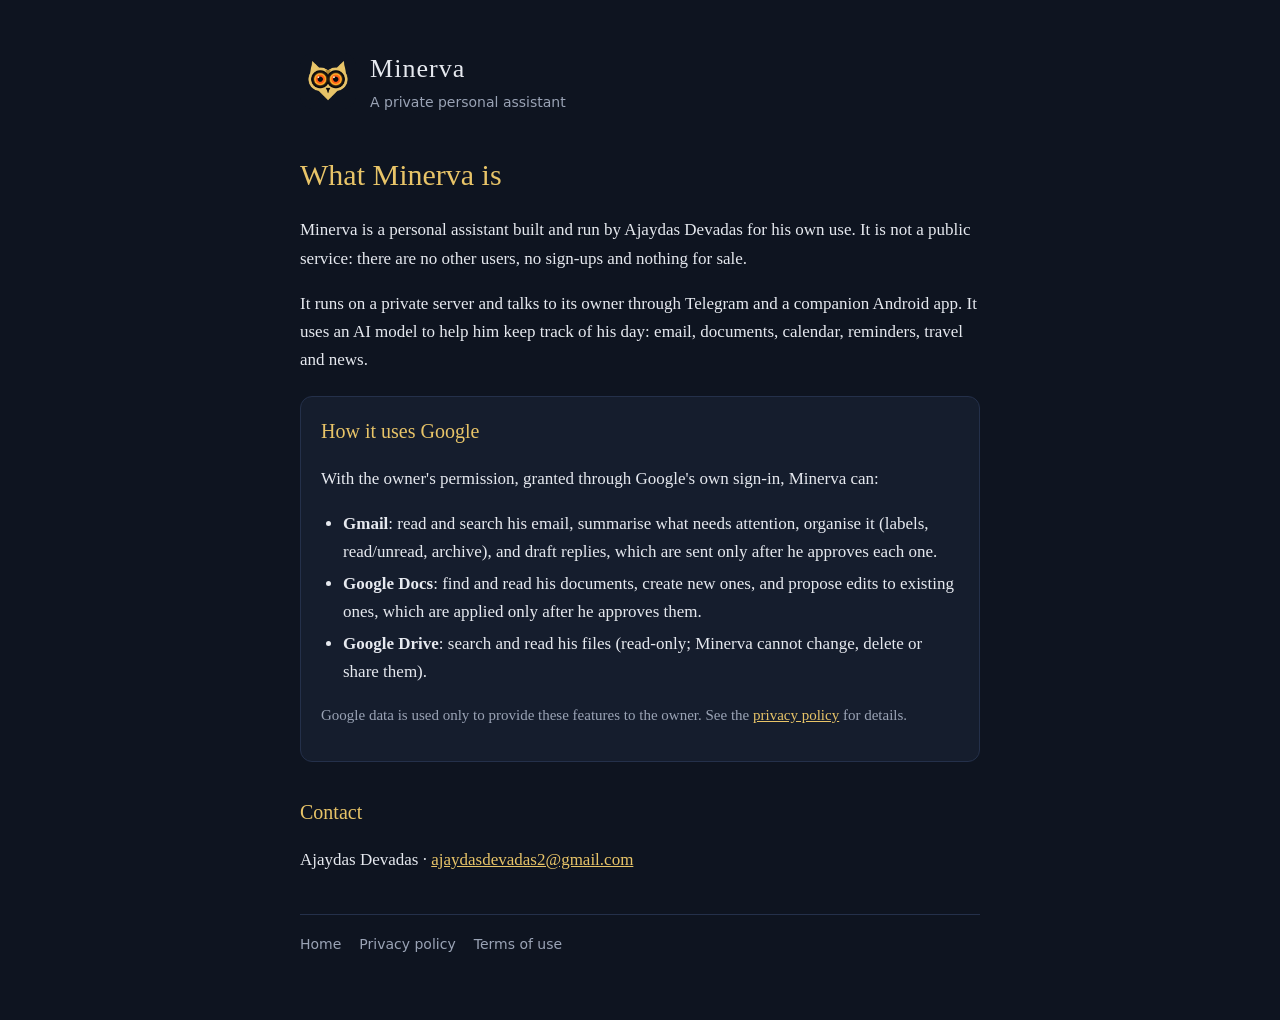
<file: index.html>
<!doctype html>
<html lang="en">
<head>
<meta charset="utf-8">
<meta name="viewport" content="width=device-width, initial-scale=1">
<title>Minerva</title>
<meta name="description" content="Minerva is a private personal assistant used by one person, its owner.">
<!-- GOOGLE SEARCH CONSOLE: paste the verification <meta> tag on the next line -->
<meta name="google-site-verification" content="tjhPOiNT7TMwTmOBR1EUwnHZezGOKGXsuUJTU-TRmpU" />

<link rel="icon" href="owl.png">
<link rel="stylesheet" href="style.css">
</head>
<body>
<div class="wrap">
  <header>
    <img src="owl.png" alt="Minerva's owl">
    <div><div class="name">Minerva</div><div class="tag">A private personal assistant</div></div>
  </header>

  <h1>What Minerva is</h1>
  <p>Minerva is a personal assistant built and run by Ajaydas Devadas for his own use. It is not a public
  service: there are no other users, no sign-ups and nothing for sale.</p>
  <p>It runs on a private server and talks to its owner through Telegram and a companion Android app. It
  uses an AI model to help him keep track of his day: email, documents, calendar, reminders, travel and news.</p>

  <div class="card">
    <h2 style="margin-top:0">How it uses Google</h2>
    <p>With the owner's permission, granted through Google's own sign-in, Minerva can:</p>
    <ul>
      <li><b>Gmail</b>: read and search his email, summarise what needs attention, organise it (labels,
      read/unread, archive), and draft replies, which are sent only after he approves each one.</li>
      <li><b>Google Docs</b>: find and read his documents, create new ones, and propose edits to existing
      ones, which are applied only after he approves them.</li>
      <li><b>Google Drive</b>: search and read his files (read-only; Minerva cannot change, delete or share them).</li>
    </ul>
    <p class="muted">Google data is used only to provide these features to the owner. See the
    <a href="privacy.html">privacy policy</a> for details.</p>
  </div>

  <h2>Contact</h2>
  <p>Ajaydas Devadas · <a href="mailto:ajaydasdevadas2@gmail.com">ajaydasdevadas2@gmail.com</a></p>

  <nav>
    <a href="index.html">Home</a>
    <a href="privacy.html">Privacy policy</a>
    <a href="terms.html">Terms of use</a>
  </nav>
</div>
</body>
</html>
</file>
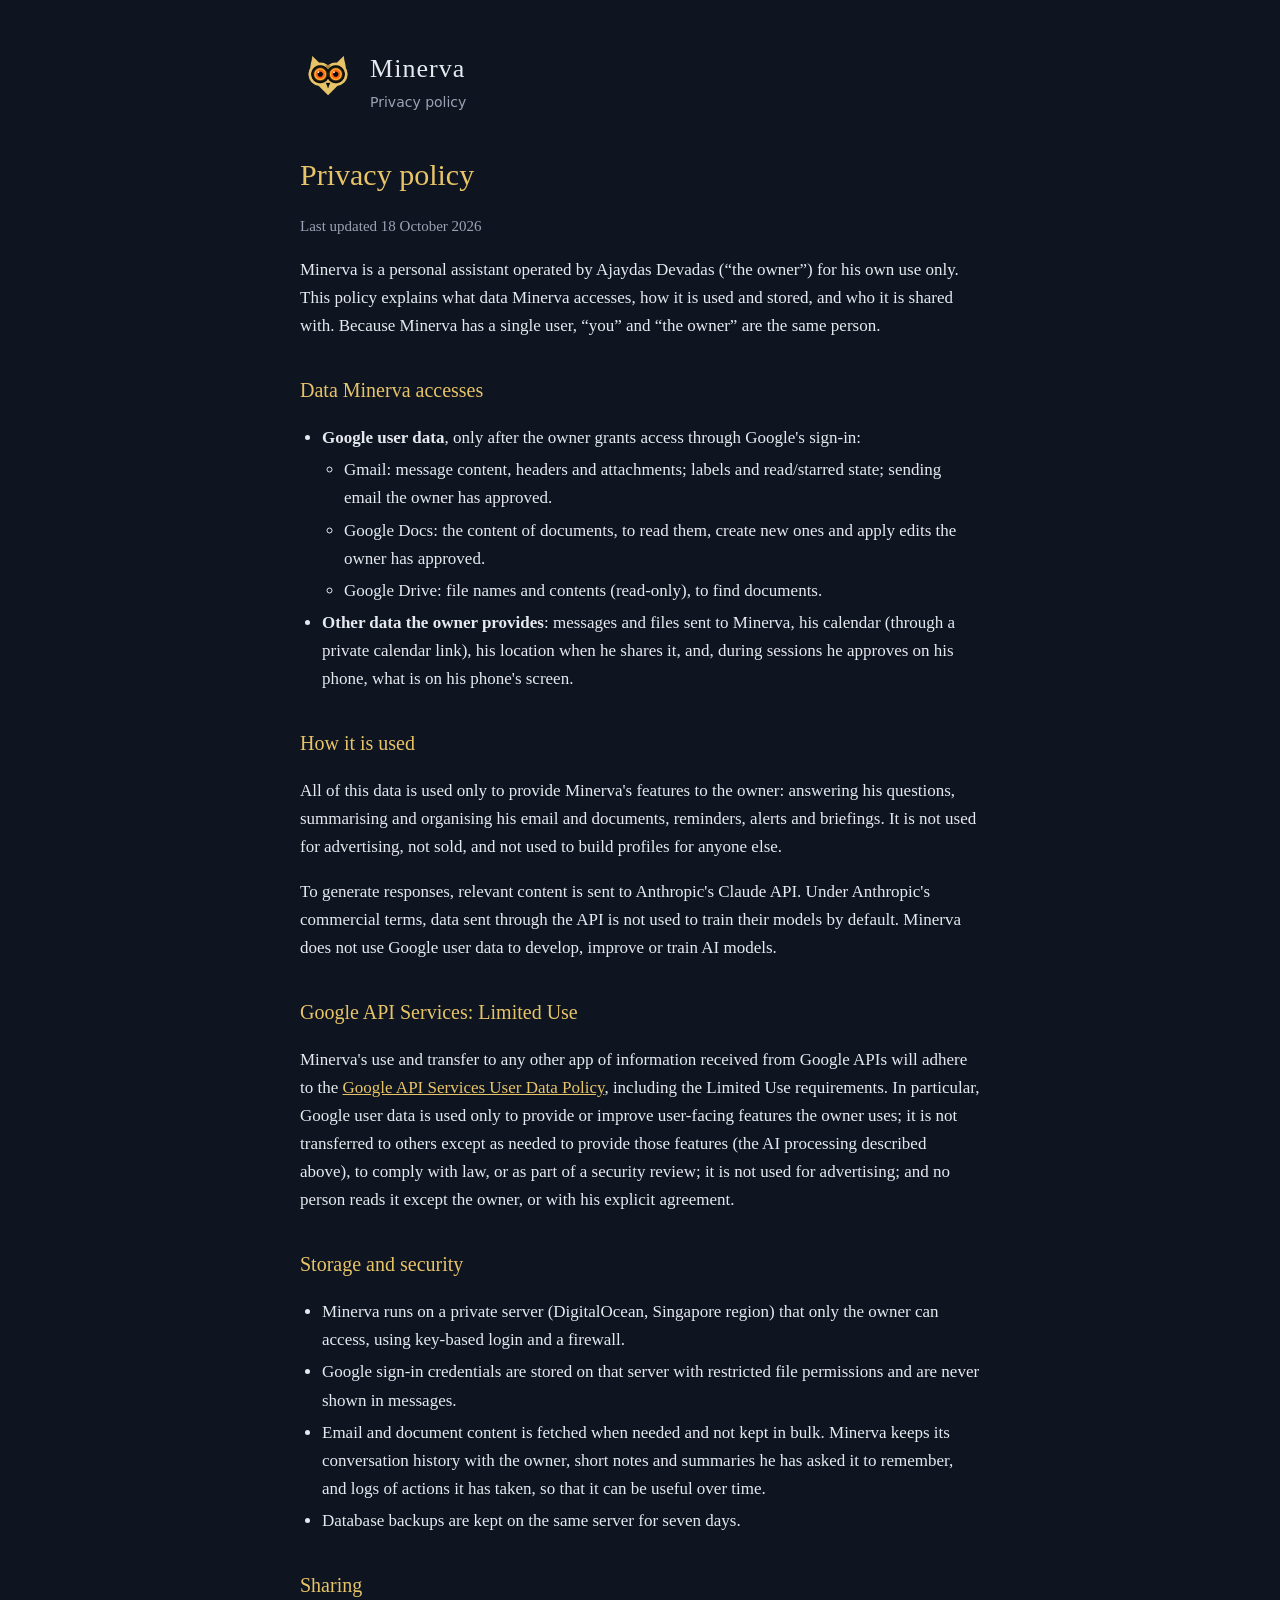
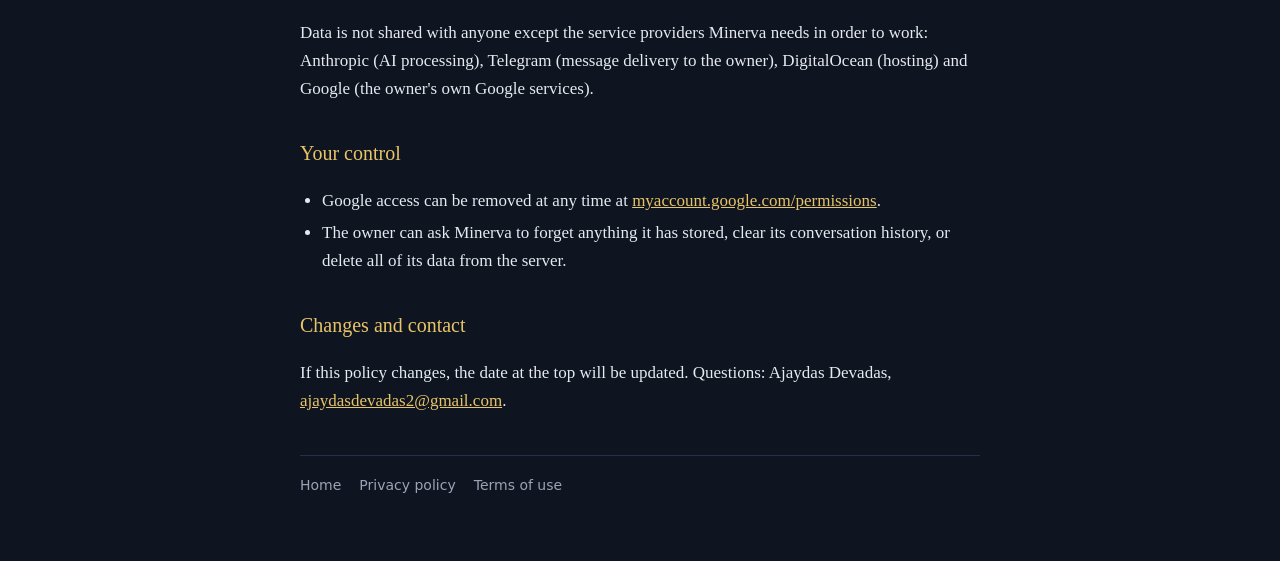
<file: privacy.html>
<!doctype html>
<html lang="en">
<head>
<meta charset="utf-8">
<meta name="viewport" content="width=device-width, initial-scale=1">
<title>Minerva · Privacy policy</title>
<link rel="icon" href="owl.png">
<link rel="stylesheet" href="style.css">
</head>
<body>
<div class="wrap">
  <header>
    <a href="index.html"><img src="owl.png" alt="Minerva's owl"></a>
    <div><div class="name"><a href="index.html">Minerva</a></div><div class="tag">Privacy policy</div></div>
  </header>

  <h1>Privacy policy</h1>
  <p class="muted">Last updated 18 October 2026</p>

  <p>Minerva is a personal assistant operated by Ajaydas Devadas (“the owner”) for his own use only. This
  policy explains what data Minerva accesses, how it is used and stored, and who it is shared with. Because
  Minerva has a single user, “you” and “the owner” are the same person.</p>

  <h2>Data Minerva accesses</h2>
  <ul>
    <li><b>Google user data</b>, only after the owner grants access through Google's sign-in:
      <ul>
        <li>Gmail: message content, headers and attachments; labels and read/starred state; sending email
        the owner has approved.</li>
        <li>Google Docs: the content of documents, to read them, create new ones and apply edits the owner
        has approved.</li>
        <li>Google Drive: file names and contents (read-only), to find documents.</li>
      </ul>
    </li>
    <li><b>Other data the owner provides</b>: messages and files sent to Minerva, his calendar (through a
    private calendar link), his location when he shares it, and, during sessions he approves on his phone,
    what is on his phone's screen.</li>
  </ul>

  <h2>How it is used</h2>
  <p>All of this data is used only to provide Minerva's features to the owner: answering his questions,
  summarising and organising his email and documents, reminders, alerts and briefings. It is not used for
  advertising, not sold, and not used to build profiles for anyone else.</p>
  <p>To generate responses, relevant content is sent to Anthropic's Claude API. Under Anthropic's commercial
  terms, data sent through the API is not used to train their models by default. Minerva does not use Google
  user data to develop, improve or train AI models.</p>

  <h2>Google API Services: Limited Use</h2>
  <p>Minerva's use and transfer to any other app of information received from Google APIs will adhere to the
  <a href="https://developers.google.com/terms/api-services-user-data-policy">Google API Services User Data
  Policy</a>, including the Limited Use requirements. In particular, Google user data is used only to provide
  or improve user-facing features the owner uses; it is not transferred to others except as needed to provide
  those features (the AI processing described above), to comply with law, or as part of a security review;
  it is not used for advertising; and no person reads it except the owner, or with his explicit agreement.</p>

  <h2>Storage and security</h2>
  <ul>
    <li>Minerva runs on a private server (DigitalOcean, Singapore region) that only the owner can access,
    using key-based login and a firewall.</li>
    <li>Google sign-in credentials are stored on that server with restricted file permissions and are never
    shown in messages.</li>
    <li>Email and document content is fetched when needed and not kept in bulk. Minerva keeps its conversation
    history with the owner, short notes and summaries he has asked it to remember, and logs of actions it has
    taken, so that it can be useful over time.</li>
    <li>Database backups are kept on the same server for seven days.</li>
  </ul>

  <h2>Sharing</h2>
  <p>Data is not shared with anyone except the service providers Minerva needs in order to work: Anthropic
  (AI processing), Telegram (message delivery to the owner), DigitalOcean (hosting) and Google (the
  owner's own Google services).</p>

  <h2>Your control</h2>
  <ul>
    <li>Google access can be removed at any time at
    <a href="https://myaccount.google.com/permissions">myaccount.google.com/permissions</a>.</li>
    <li>The owner can ask Minerva to forget anything it has stored, clear its conversation history, or delete
    all of its data from the server.</li>
  </ul>

  <h2>Changes and contact</h2>
  <p>If this policy changes, the date at the top will be updated. Questions: Ajaydas Devadas,
  <a href="mailto:ajaydasdevadas2@gmail.com">ajaydasdevadas2@gmail.com</a>.</p>

  <nav>
    <a href="index.html">Home</a>
    <a href="privacy.html">Privacy policy</a>
    <a href="terms.html">Terms of use</a>
  </nav>
</div>
</body>
</html>
</file>
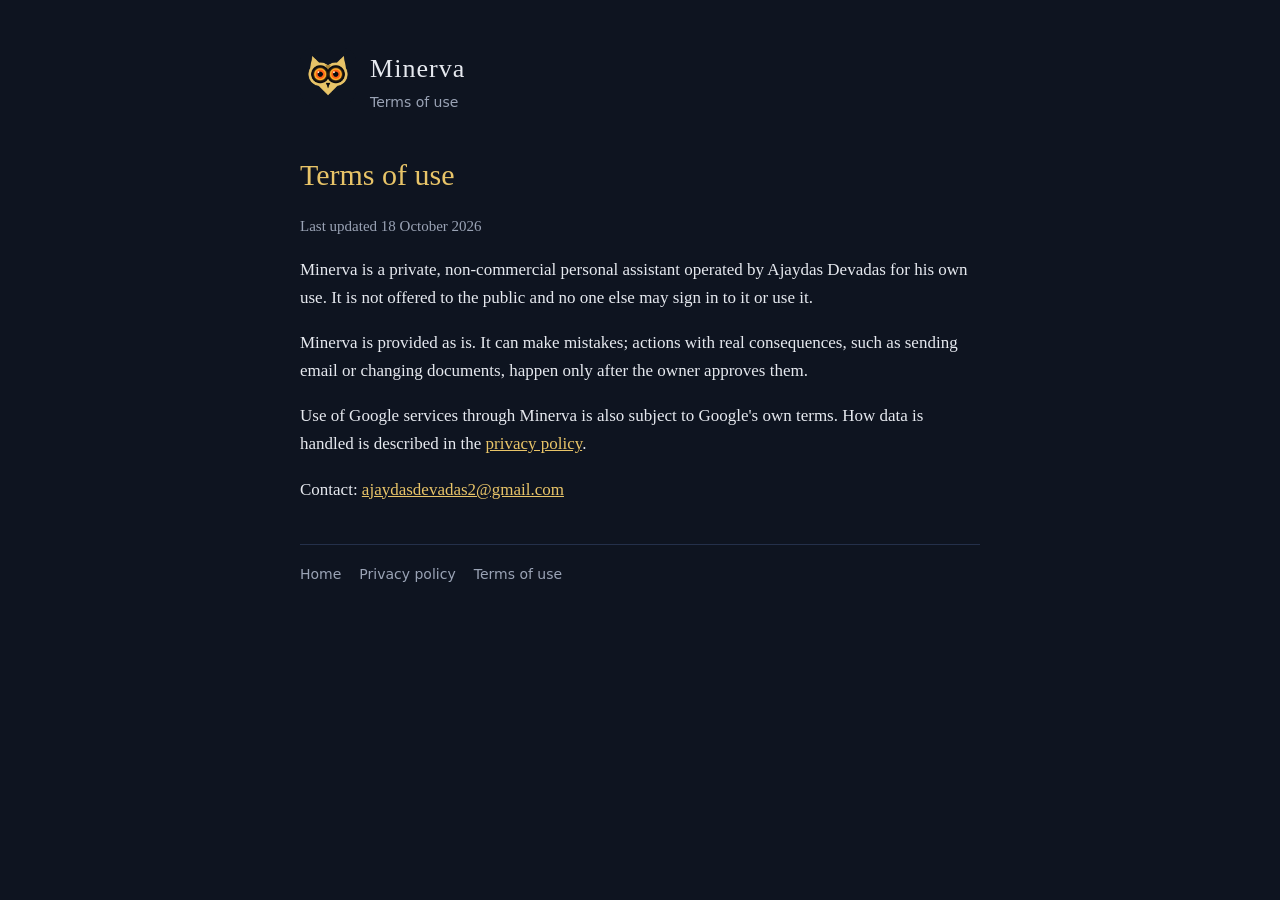
<file: terms.html>
<!doctype html>
<html lang="en">
<head>
<meta charset="utf-8">
<meta name="viewport" content="width=device-width, initial-scale=1">
<title>Minerva · Terms of use</title>
<link rel="icon" href="owl.png">
<link rel="stylesheet" href="style.css">
</head>
<body>
<div class="wrap">
  <header>
    <a href="index.html"><img src="owl.png" alt="Minerva's owl"></a>
    <div><div class="name"><a href="index.html">Minerva</a></div><div class="tag">Terms of use</div></div>
  </header>

  <h1>Terms of use</h1>
  <p class="muted">Last updated 18 October 2026</p>

  <p>Minerva is a private, non-commercial personal assistant operated by Ajaydas Devadas for his own use. It is
  not offered to the public and no one else may sign in to it or use it.</p>
  <p>Minerva is provided as is. It can make mistakes; actions with real consequences, such as sending email or
  changing documents, happen only after the owner approves them.</p>
  <p>Use of Google services through Minerva is also subject to Google's own terms. How data is handled is
  described in the <a href="privacy.html">privacy policy</a>.</p>
  <p>Contact: <a href="mailto:ajaydasdevadas2@gmail.com">ajaydasdevadas2@gmail.com</a></p>

  <nav>
    <a href="index.html">Home</a>
    <a href="privacy.html">Privacy policy</a>
    <a href="terms.html">Terms of use</a>
  </nav>
</div>
</body>
</html>
</file>
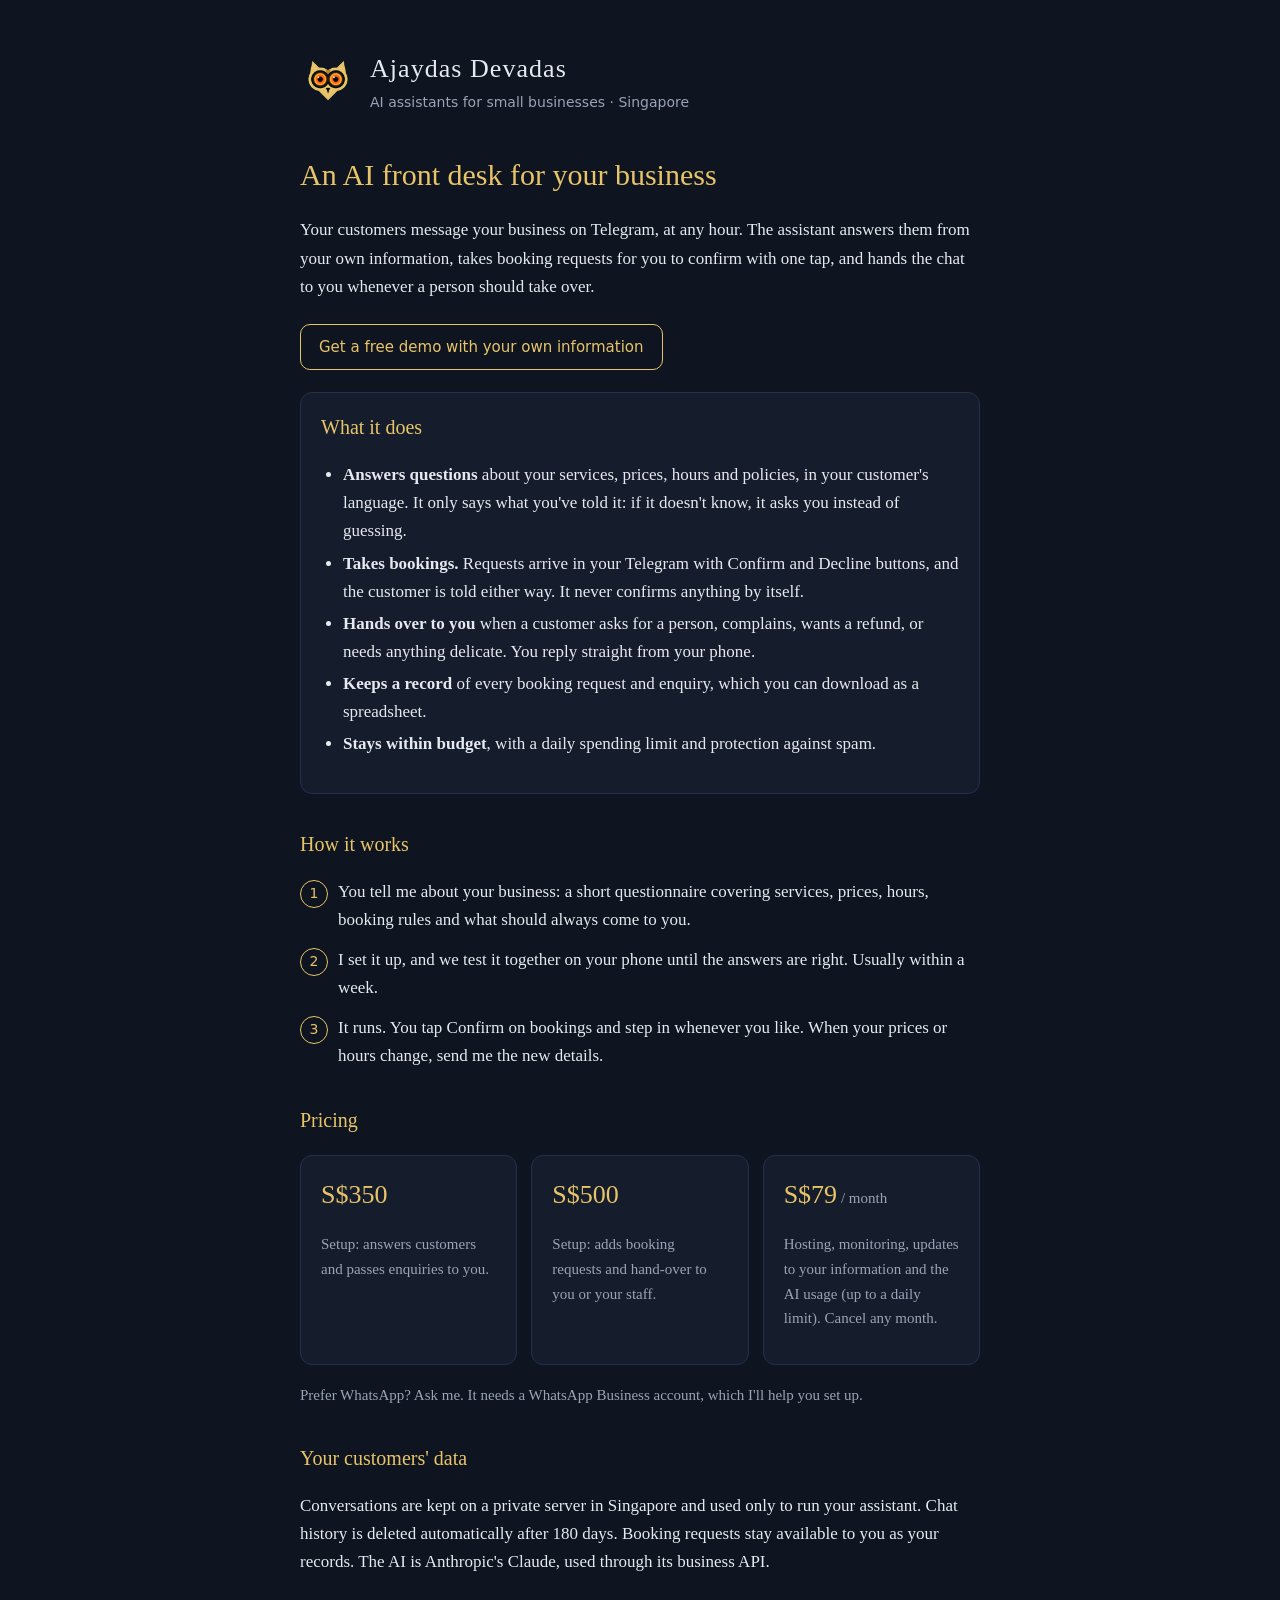
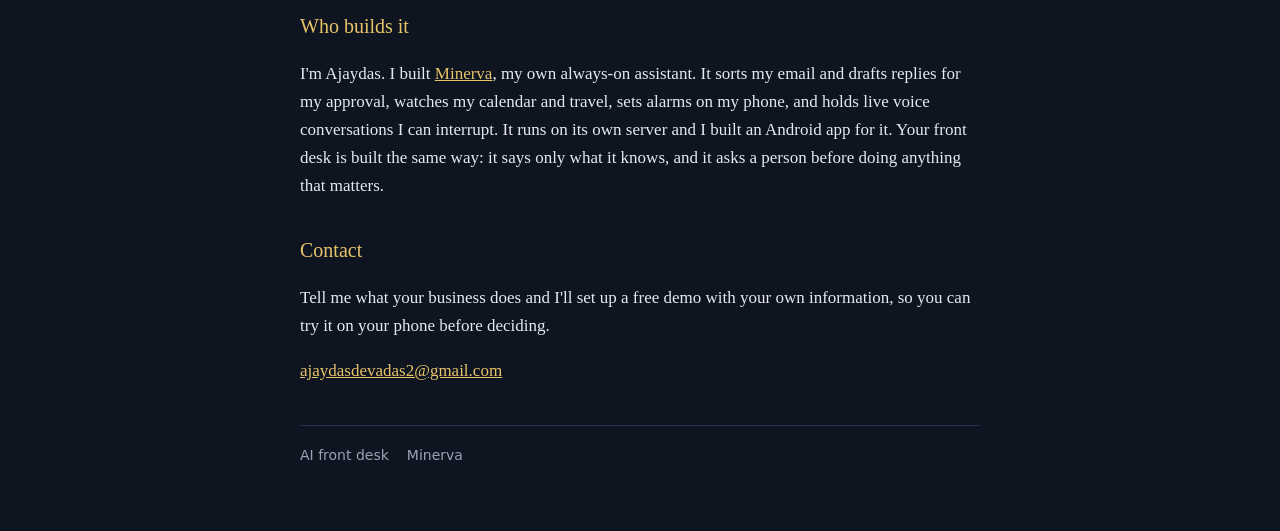
<file: work.html>
<!doctype html>
<html lang="en">
<head>
<meta charset="utf-8">
<meta name="viewport" content="width=device-width, initial-scale=1">
<title>AI front desk for small businesses · Ajaydas Devadas</title>
<meta name="description" content="An AI receptionist on Telegram that answers your customers from your own information, takes bookings you confirm with one tap, and hands chats to you when a person should take over.">
<link rel="icon" href="owl.png">
<link rel="stylesheet" href="style.css">
<style>
  .steps { counter-reset: step; list-style: none; padding-left: 0; }
  .steps li { counter-increment: step; padding-left: 38px; position: relative; margin: 12px 0; }
  .steps li::before { content: counter(step); position: absolute; left: 0; top: 2px; width: 26px; height: 26px;
    border-radius: 50%; border: 1px solid var(--gold); color: var(--gold); font-size: 14px; line-height: 24px;
    text-align: center; font-family: system-ui, -apple-system, "Segoe UI", sans-serif; }
  .prices { display: grid; grid-template-columns: repeat(auto-fit, minmax(200px, 1fr)); gap: 14px; margin: 18px 0; }
  .prices .card { margin: 0; }
  .amount { font-size: 26px; color: var(--gold); }
  .amount small { font-size: 15px; color: var(--muted); }
  .button { display: inline-block; margin-top: 6px; padding: 10px 18px; border: 1px solid var(--gold); border-radius: 10px;
    text-decoration: none; font-family: system-ui, -apple-system, "Segoe UI", sans-serif; font-size: 15px; }
  .button:hover { background: var(--gold); color: var(--bg); }
</style>
</head>
<body>
<div class="wrap">
  <header>
    <img src="owl.png" alt="">
    <div><div class="name">Ajaydas Devadas</div><div class="tag">AI assistants for small businesses · Singapore</div></div>
  </header>

  <h1>An AI front desk for your business</h1>
  <p>Your customers message your business on Telegram, at any hour. The assistant answers them from your own
  information, takes booking requests for you to confirm with one tap, and hands the chat to you whenever a person
  should take over.</p>
  <p><a class="button" href="mailto:ajaydasdevadas2@gmail.com?subject=Free%20demo%20of%20the%20AI%20front%20desk">Get a free demo with your own information</a></p>

  <div class="card">
    <h2 style="margin-top:0">What it does</h2>
    <ul>
      <li><b>Answers questions</b> about your services, prices, hours and policies, in your customer's language. It only
      says what you've told it: if it doesn't know, it asks you instead of guessing.</li>
      <li><b>Takes bookings.</b> Requests arrive in your Telegram with Confirm and Decline buttons, and the customer is told
      either way. It never confirms anything by itself.</li>
      <li><b>Hands over to you</b> when a customer asks for a person, complains, wants a refund, or needs anything delicate.
      You reply straight from your phone.</li>
      <li><b>Keeps a record</b> of every booking request and enquiry, which you can download as a spreadsheet.</li>
      <li><b>Stays within budget</b>, with a daily spending limit and protection against spam.</li>
    </ul>
  </div>

  <h2>How it works</h2>
  <ol class="steps">
    <li>You tell me about your business: a short questionnaire covering services, prices, hours, booking rules and what
    should always come to you.</li>
    <li>I set it up, and we test it together on your phone until the answers are right. Usually within a week.</li>
    <li>It runs. You tap Confirm on bookings and step in whenever you like. When your prices or hours change, send me
    the new details.</li>
  </ol>

  <h2>Pricing</h2>
  <div class="prices">
    <div class="card">
      <div class="amount">S$350</div>
      <p class="muted">Setup: answers customers and passes enquiries to you.</p>
    </div>
    <div class="card">
      <div class="amount">S$500</div>
      <p class="muted">Setup: adds booking requests and hand-over to you or your staff.</p>
    </div>
    <div class="card">
      <div class="amount">S$79<small> / month</small></div>
      <p class="muted">Hosting, monitoring, updates to your information and the AI usage (up to a daily limit).
      Cancel any month.</p>
    </div>
  </div>
  <p class="muted">Prefer WhatsApp? Ask me. It needs a WhatsApp Business account, which I'll help you set up.</p>

  <h2>Your customers' data</h2>
  <p>Conversations are kept on a private server in Singapore and used only to run your assistant. Chat history is
  deleted automatically after 180 days. Booking requests stay available to you as your records. The AI is Anthropic's
  Claude, used through its business API.</p>

  <h2>Who builds it</h2>
  <p>I'm Ajaydas. I built <a href="index.html">Minerva</a>, my own always-on assistant. It sorts my email and drafts
  replies for my approval, watches my calendar and travel, sets alarms on my phone, and holds live voice conversations
  I can interrupt. It runs on its own server and I built an Android app for it. Your front desk is built the same way:
  it says only what it knows, and it asks a person before doing anything that matters.</p>

  <h2>Contact</h2>
  <p>Tell me what your business does and I'll set up a free demo with your own information, so you can try it on your
  phone before deciding.</p>
  <p><a href="mailto:ajaydasdevadas2@gmail.com">ajaydasdevadas2@gmail.com</a></p>

  <nav>
    <a href="work.html">AI front desk</a>
    <a href="index.html">Minerva</a>
  </nav>
</div>
</body>
</html>
</file>
<file: style.css>
:root {
  --bg: #0E1420;
  --panel: #151d2d;
  --text: #e6e9ef;
  --muted: #9aa3b5;
  --gold: #E8C468;
  --line: #24304a;
}
* { box-sizing: border-box; }
html { -webkit-text-size-adjust: 100%; }
body {
  margin: 0;
  background: var(--bg);
  color: var(--text);
  font: 17px/1.65 "Iowan Old Style", "Palatino Linotype", Palatino, Georgia, serif;
}
.wrap { max-width: 720px; margin: 0 auto; padding: 48px 20px 64px; }
header { display: flex; align-items: center; gap: 14px; margin-bottom: 36px; }
header img { width: 56px; height: 56px; border-radius: 14px; }
header a { color: var(--text); text-decoration: none; }
.name { font-size: 26px; letter-spacing: 0.04em; }
.tag { color: var(--muted); font-size: 14px; font-family: system-ui, -apple-system, "Segoe UI", sans-serif; }
h1 { font-size: 30px; font-weight: normal; color: var(--gold); margin: 0 0 6px; }
h2 { font-size: 20px; font-weight: normal; color: var(--gold); margin: 34px 0 8px; }
p, li { color: var(--text); }
.muted { color: var(--muted); font-size: 15px; }
a { color: var(--gold); }
ul { padding-left: 22px; }
li { margin: 4px 0; }
.card { background: var(--panel); border: 1px solid var(--line); border-radius: 12px; padding: 18px 20px; margin: 22px 0; }
nav { display: flex; gap: 18px; flex-wrap: wrap; margin-top: 40px; padding-top: 18px; border-top: 1px solid var(--line);
      font-family: system-ui, -apple-system, "Segoe UI", sans-serif; font-size: 14px; }
nav a { color: var(--muted); text-decoration: none; }
nav a:hover { color: var(--gold); }
</file>
